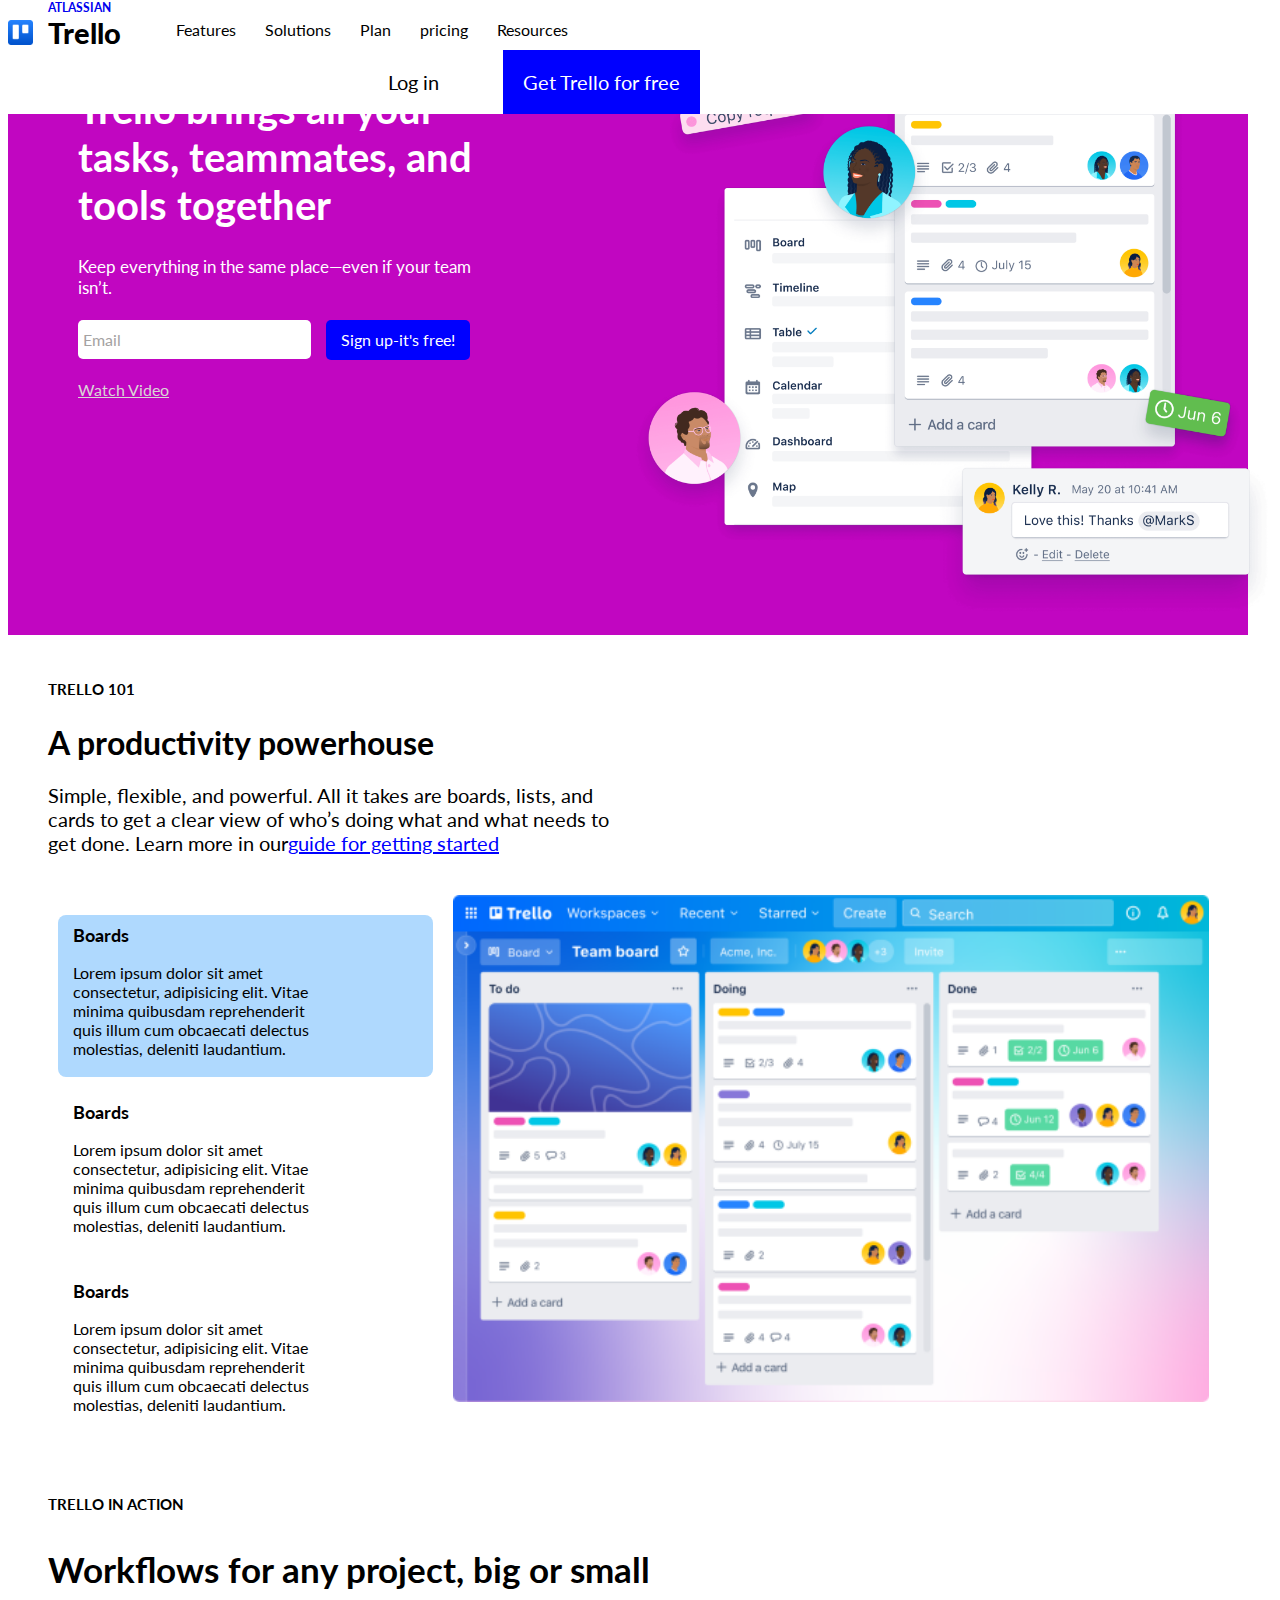
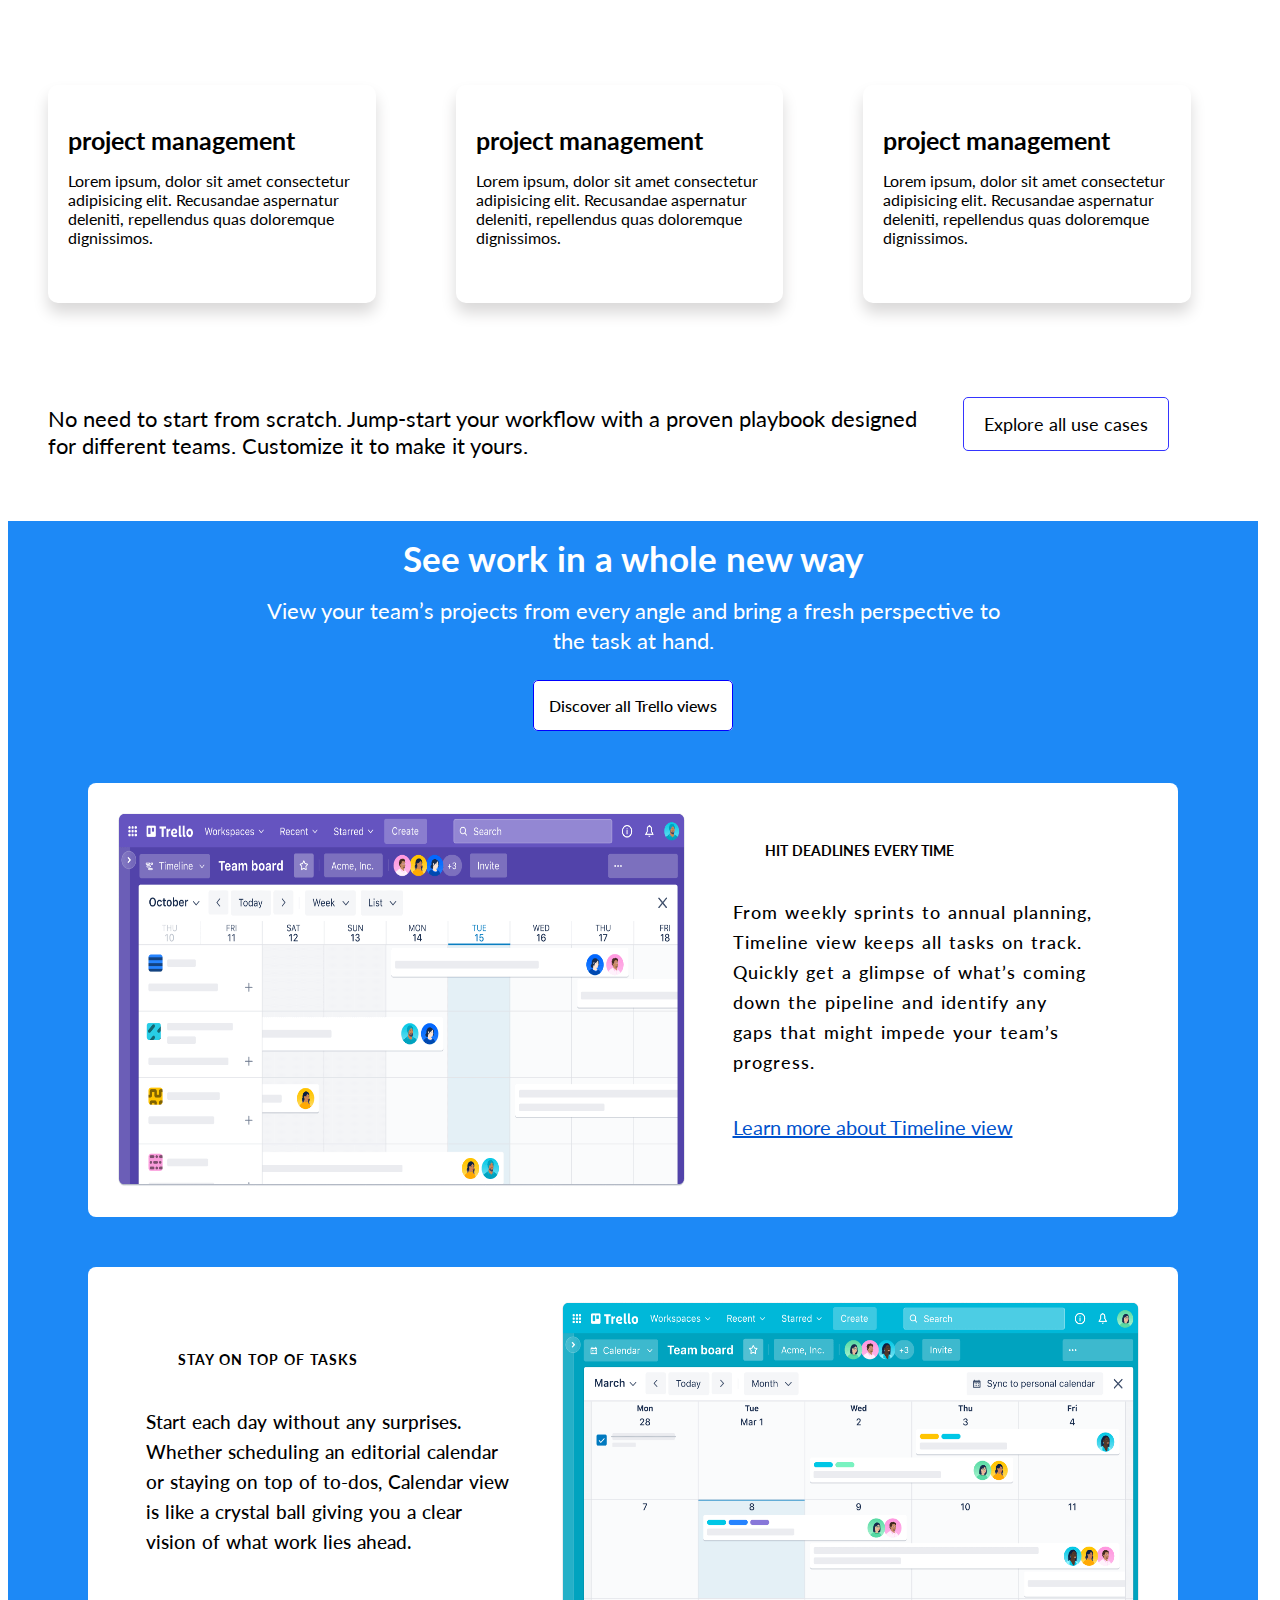
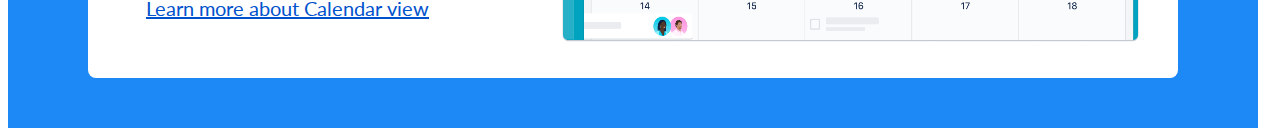
<file: index.html>
<!DOCTYPE html>
<html lang="en">
<head>
    <meta charset="UTF-8">
    <meta http-equiv="X-UA-Compatible" content="IE=edge">
    <meta name="viewport" content="width=device-width, initial-scale=1.0">
    <link rel="preconnect" href="https://fonts.googleapis.com">
    <link rel="preconnect" href="https://fonts.gstatic.com" crossorigin>
    <link href="https://fonts.googleapis.com/css2?family=Lato:ital,wght@0,300;0,400;1,300;1,400&display=swap" rel="stylesheet">
    <link rel="stylesheet" type="text/css" href="style.css">
    <title>TRELLO PAGE</title>
</head>
<body>
    <header class="head">
        <div class="container">
            <div class="row">
                
                <a href="#"><img class="title_logo" src="logo.png"></a> 
                
                <div class="support_box">
                    <a class="logo_support" href="#">ATLASSIAN</a>
                    <a class="logo_support_2" href="#">Trello</a>
                </div>
                <div class="connect">
                    <a class="connect_1" href="#">Features</a>
                    <a class="connect_1" href="#">Solutions</a>
                    <a class="connect_1" href="#">Plan</a>
                    <a class="connect_1" href="#">pricing</a>
                    <a class="connect_1" href="#">Resources</a>
                </div>
                <div class="log">
                    <a class="login1" href="#">Log in</a>
                    <a class="login2" href="#">Get Trello for free</a>
                </div>
                
            </div>
        </div>
    </header>
    <div class="container">
        <div class="row">
            <div class="title_top">
                <h1>Trello brings all your tasks, teammates, and tools together</h1>
                <p class="para">Keep everything in the same place—even if your team isn’t.</p>
                
                <div class="box_s row">
                    <h4 class="box"><a class="box_1" href="#">Email</h4></a>
                    <a class="sign" href="#">Sign up-it's free!</a>
                </div>
                
                <a class="joint" href="#">Watch Video</a>
                
            </div>
            <div class="title_top">
                <img class="first_img" src="TrelloUICollage_4x.webp">
            </div>
        </div>
    </div>

    <div class="container">
        <div class="row">
            <div class="conjoi">
                <h5 class="small">TRELLO 101</h5>
                <h1 class="big">A productivity powerhouse</h1>
                <p class="abc">Simple, flexible, and powerful. All it takes are boards, lists, and cards to get a clear view of who’s doing what and what needs to get done. Learn more in our<a class="connect_2" href="#">guide for getting started</a></p>
            </div>
            <div class="parts">
                <a class="joints" href="#">
                    <div class="btn1">
                        <small class="tit">Boards</small>
                        <p class="part1">Lorem ipsum dolor sit amet consectetur, adipisicing elit. Vitae minima quibusdam reprehenderit quis illum cum obcaecati delectus molestias, deleniti laudantium.</p>
                    </div>
                    <div class="btn2">
                        <small class="tit">Boards</small>
                        <p class="part1">Lorem ipsum dolor sit amet consectetur, adipisicing elit. Vitae minima quibusdam reprehenderit quis illum cum obcaecati delectus molestias, deleniti laudantium.</p>
                    </div>
                    <div class="btn3">
                        <small class="tit">Boards</small>
                        <p class="part1">Lorem ipsum dolor sit amet consectetur, adipisicing elit. Vitae minima quibusdam reprehenderit quis illum cum obcaecati delectus molestias, deleniti laudantium.</p>
                    </div>


                </a>
               
            </div>
            <div class="img1">
                <img class="types" src="Manage Your Team’s Projects From Anywhere _ Trello_files/Carousel_Image_Boards_2x.png" src="Manage Your Team’s Projects From Anywhere _ Trello_files/Carousel_Image_Cards_2x.png" src="Manage Your Team’s Projects From Anywhere _ Trello_files/Carousel_Image_Lists_2x.png" >
            </div>
        </div>
    </div>
    <div class="container">
        <div class="row">
            <div class="mn">
                <h4 class="mid">TRELLO IN ACTION</h4>
                <p class="midnxt">Workflows for any project, big or small</p>
            </div>
        </div>
    </div>
    <div class="container">
        <div class="row">
            <div class="boxes1">
                
                    <a class="first2" href="#">project management</a>
                    <p><a class="fir_para" href="#"> Lorem ipsum, dolor sit amet consectetur adipisicing elit. Recusandae aspernatur deleniti, repellendus quas doloremque dignissimos.</a></p>
                
                
            </div>
             <div class="boxes1">
                
                    <a class="first2" href="#">project management</a>
                    <p><a class="fir_para" href="#">Lorem ipsum, dolor sit amet consectetur adipisicing elit. Recusandae aspernatur deleniti, repellendus quas doloremque dignissimos.</a></p> 
                
            </div>
             <div class="boxes1">
                
                    <a class="first2" href="#">project management</a>
                    <p><a class="fir_para" href="#"> Lorem ipsum, dolor sit amet consectetur adipisicing elit. Recusandae aspernatur deleniti, repellendus quas doloremque dignissimos.</a></p>
                
            </div>
        <div class="container">
            <div class="row">
                
                
                    <div class="para1">
                        <p class="little" >No need to start from scratch. Jump-start your workflow with a proven playbook designed for different teams. Customize it to make it yours.</p>
                    
                    </div>
                    <div class="anchor1">
                        <a class="join" href="#"> Explore all use cases</a>
                    </div>
                
               
            </div>
        </div>
            
        </div>
    </div>

    <div class="container">
        <div class="row">
            <div class="total">
            <div class="boxes2">
                <h3 class="heading">See work in a whole new way</h3>
                <p class="small_para">View your team’s projects from every angle and bring a fresh perspective to the task at hand.</p>
                <a href="#" class="connecting">Discover all Trello views</a>
            </div>
        
        <div class="compress_file row">
                <img class="trello_img" src="TrelloBoard_Timeline_2x.webp" alt="trello">
            
            <div class="img_para">
                <h4 class="img_head">HIT DEADLINES EVERY TIME</h4>
                <p class="img_paragraph">From weekly sprints to annual planning, Timeline view keeps all tasks on track. Quickly get a glimpse of what’s coming down the pipeline and identify any gaps that might impede your team’s progress.</p>
                <a class="img_anch" href="#">Learn more about Timeline view</a>

            </div>
        </div>
         <div class="compress_file2 row">
            <div class="img_para2">
                <h4 class="img_head2">STAY ON TOP OF TASKS</h4>
                <p class="img_paragraph2">Start each day without any surprises. Whether scheduling an editorial calendar or staying on top of to-dos, Calendar view is like a crystal ball giving you a clear vision of what work lies ahead.</p>
                <a class="img_anch2" href="#">Learn more about Calendar view</a>

            </div>

                <img class="trello_img2" src="TrelloBoard_Calendar_2x.webp" alt="trello">
            
            
        </div>
            </div>
        

        </div>
    </div>
    
</body>
</html>
</file>
<file: style.css>
body {
  font-family: "Lato", sans-serif;
  
  
}
.container {
  width: 1250px;
}
.row {
  display: flex;
  flex-wrap: wrap;
}
.head {
  margin: 15px 0px;
  border: 0px solid black;
  position: fixed;
  background-color: white;
  color: black;
  top: -15px;
}

.head .title_logo {
  width: 25px;
  padding-top: 20px;
}
.support_box {
  margin-left: 15px;
}
.support_box a {
  display: block;
  text-decoration: none;
}
.support_box .logo_support {
  font-size: 12px;
  font-weight: bolder;
}
.support_box .logo_support_2 {
  font-size: 29px;
  color: black;
  font-weight: bolder;
  font-weight: 900;
}
.connect {
  margin-left: 30px;
  margin-top: 20px;
}
.connect .connect_1 {
  padding-left: 25px;
  text-decoration: none;
  color: #000;
  font-size: 16px;
  font-weight: normal;
}
.connect .connect_1:hover {
  color: dodgerblue;
}
.log {
  margin-left: 350px;
  margin-top: 20px;
  padding-bottom: 20px;
}
.log .login1 {
  text-decoration: none;
  font-size: 20px;
  color: black;
  padding-left: 30px;
}
.log .login2 {
  text-decoration: none;
  font-size: 20px;
  background-color: blue;
  color: white;
  padding: 20px 20px;
  margin-left: 60px;
}
.log .login2:hover {
  background-color: rgb(2, 2, 145);
}

.title_top {
  padding-right: 120px;
  padding-top: 50px;
  width: 40%;
  background-color: rgb(193, 6, 193);
}
.title_top h1 {
  font-size: 40px;
  color: white;
  padding-left: 70px;
}
.title_top .para {
  font-size: 17px;
  color: white;
  padding-left: 70px;
}

.box {
  margin-left: 70px;
  margin-top: 5px;
  background-color: white;
  padding-top: 10px;
  padding-bottom: 10px;
  padding-left: 5px;
  padding-right: 190px;
  color: rgb(164, 162, 162);
  font-weight: normal;
  border-radius: 5px;
}
.box_s .box_1 {
  text-decoration: none;
  color: rgb(164, 162, 162);
}
.box_s .sign {
  margin-top: 5px;
  margin-left: 15px;
  margin-bottom: 20px;
  background-color: blue;
  color: white;
  text-decoration: none;
  padding: 10px 15px;
  border-radius: 5px;
}
.box_s .sign:hover {
  background-color: rgb(4, 4, 116);
}
.title_top .joint {
  color: rgb(218, 214, 214);
  margin-left: 70px;
  margin-top: 25px;
}
.title_top .joint:hover {
  color: white;
}
.title_top .first_img {
  width: 130%;
}

.conjoi {
  margin: 20px 40px;
}
.conjoi .small {
  font-size: 15px;
}
.conjoi .big {
  font-size: 32px;
}
.conjoi .abc {
  font-size: 20px;
  width: 50%;
  font-weight: normal;
}
.conjoi .connect_2 {
  color: blue;
}

.parts {
  width: 30%;
  margin: 20px 0px;
  margin-left: 50px;
  margin-right: 20px;
}
.btn1{
  background-color: rgb(175, 217, 254);
  padding-left: 15px;
  padding-bottom: 3px;
  padding-top: 5px;
  border-radius: 8px;
}
.btn2{
   background-color:white;
  padding-left: 15px;
  padding-bottom: 5px;
  margin-top: 20px;
  border-radius: 8px; 
}
.btn2:active{
   background-color: rgb(175, 217, 254);
}
.btn3{
  background-color:white;
  padding-left: 15px;
  padding-bottom: 5px;
  margin-top: 20px;
  border-radius: 8px;
}
.btn3:active{
   background-color: rgb(175, 217, 254);
}

.parts .joints {
  text-decoration: none;
  font-size: 22px;
  color: black;
}
.parts .tit {
  font-weight: bolder;
}
.parts .part1 {
  font-weight: normal;
  width: 70%;
  font-size: 16px;
}
.img1 {
  margin-left: 0px;
}
.types {
  width: 140%;
}

.mn {
  margin: 20px 40px;
}
.mn .mid {
  font-size: 15px;
  font-weight: bold;
}
.midnxt {
  font-size: 35px;
  font-weight: bolder;
}


.boxes1{
  width: 23%;
  margin: 40px;
  border: 0px solid rgb(0, 0, 0);
  padding: 40px 20px;
  border-radius: 10px;
  box-shadow: 0px 10px 15px rgb(218, 217, 217);
}

.first2{
  font-size: 25px;
  font-weight: bold;
  text-decoration: none;
  color: #000;
}

~
.boxes1 .first{
  
  color: #000;
}

.fir_para{
  text-decoration: none;
  color: #000;
}
.boxes1:hover{
  box-shadow: 0px 10px 15px  rgb(198, 196, 196) ;
}

.para1{
  margin: 40px;
  width: 70%;
  font-size: 22px;
  font-weight: normal;
}
.join{
  text-decoration: none;
  color: #000;
  font-size: 18px;
  border: 1px solid rgb(53, 53, 255);
  padding: 15px 20px;
  border-radius: 5px;
  font-size: 18px;
  
}
.anchor1{
  margin-top: 70px;
}
.join:hover{
  background-color: rgb(170, 204, 246);
}


.boxes2{
 
  padding: 0px 240px;
  text-align: center;
  background-color: rgb(29, 137, 246);
  
}
.boxes2 .heading{
  font-size: 35px;
  line-height: 5px;
  color: white;
}
.boxes2 .small_para{
  font-size: 22px;
  line-height: 30px;
  color: white;
 
  
  
}
.boxes2 .connecting{
  text-decoration: none;
  color: #000;
  font-size: 16px;
  border: 1px solid blue;
  border-radius: 5px;
  padding: 15px 15px;
  font-weight:500;
  line-height: 55px;
  background-color: white;
}
.connecting:hover{
 background-color: rgb(247, 244, 244);
}
.total{
   background-color: rgb(29, 137, 246);
}
.compress_file{
  box-sizing: border-box;
  background-color:white;
  margin: 50px 80px;
  padding: 30px 30px;
  border-radius: 8px;
  
}

.trello_img{
width: 55%;
height: auto;
}
.img_para{
  width: 35%;
  margin: 3rem;
  margin-top: 10px;
}
.img_head{
  margin-left: 2rem;
  padding-bottom: 10px;
  font-size: 14px;
   word-spacing: 1px;
  
}
.img_paragraph{
  font-size: 18px;
  line-height: 30px;
  padding-top: 10px;
  padding-bottom: 20px;
  font-weight:500;
  word-spacing: 1px;
  letter-spacing: 1px;
  
}
.img_anch{
  font-size: 20px;
  color: rgb(0, 82, 204);
  
}
.img_anch:hover{
color: rgb(10, 71, 164);
}



.trello_img2{
  width: 55%;
  height: 340px;
  padding-top: 30px;
}
.compress_file2{
  box-sizing: border-box;
  background-color:white;
  margin: 50px 80px;
  padding: 25px 30px;
  padding-top: 5px;
  padding-bottom: 10px;
  padding-left: 10px;
  border-radius: 8px;
  
}
.img_para2{
  width: 35%;
  margin: 3rem;
  margin-top: 60px;
}
.img_head2{
  margin-left: 2rem;
  font-size: 14px;
  word-spacing: 1px;
  letter-spacing: 1px;
  padding-bottom: 20px;
  
}
.img_paragraph2{
  font-size: 19px;
  line-height: 30px;
  padding-bottom: 20px;
  
  font-weight:500;
  word-spacing: 1px;
   
}
.img_anch2{
  font-size: 20px;
  color: rgb(0, 82, 204);
  padding-top: 0px;
 
  
}
.img_anch2:hover{
color: rgb(10, 71, 164);
}
</file>
